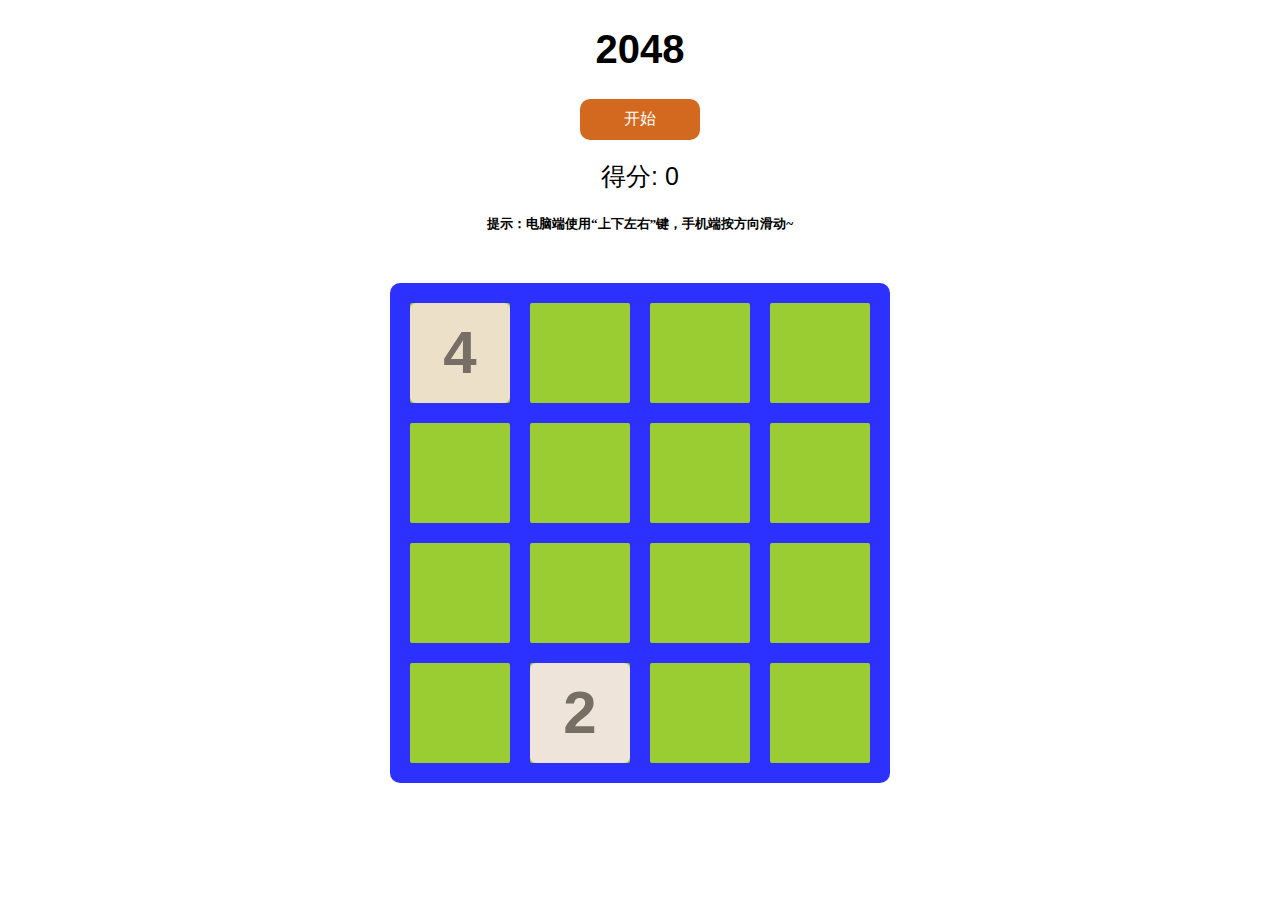
<file: index.html>
<!DOCTYPE html>
<html lang="en">
<head>
    <meta charset="UTF-8">
    <meta name="viewport"
          content="
            width=device_value,
            height=device_value,
            initial-scale=1.0,
            minimum-scale=0.9,
            maxmum-scale=1.0,
<!--            //用户可以缩小或放大屏幕尺寸的最小最大值-->
            user-scalable = yes"
          />

    <title>Title</title>
    <link rel="stylesheet" type="text/css" href="2048.css">
<!--    <script type="text/javascript" src="https://code.jquery.com/jquery-3.3.1.min.js"></script>-->
<!--    <script type="text/javascript" src="http://libs.baidu.com/jquery/1.9.0/jquery.min.js"></script>-->
    <script type="text/javascript" src="jquery.min.js"></script>
    <script type="text/javascript" src="main2048.js"></script>
    <script type="text/javascript" src="showanimation.js"></script>
    <script type="text/javascript" src="support2048.js"></script>
</head>
<body>
    <header>
        <h1>2048</h1>
        <a href="javascript:newgame();" id="newgamebutton">开始</a>
        <p>得分: <span id="score">0</span>  </p>
        <h5 class="tips">提示：电脑端使用“上下左右”键，手机端按方向滑动~</h5>

    </header>

    <div id="grid-container">
        <div class="grid-cell" id="grid-cell-0-0"></div>
        <div class="grid-cell" id="grid-cell-0-1"></div>
        <div class="grid-cell" id="grid-cell-0-2"></div>
        <div class="grid-cell" id="grid-cell-0-3"></div>

        <div class="grid-cell" id="grid-cell-1-0"></div>
        <div class="grid-cell" id="grid-cell-1-1"></div>
        <div class="grid-cell" id="grid-cell-1-2"></div>
        <div class="grid-cell" id="grid-cell-1-3"></div>

        <div class="grid-cell" id="grid-cell-2-0"></div>
        <div class="grid-cell" id="grid-cell-2-1"></div>
        <div class="grid-cell" id="grid-cell-2-2"></div>
        <div class="grid-cell" id="grid-cell-2-3"></div>

        <div class="grid-cell" id="grid-cell-3-0"></div>
        <div class="grid-cell" id="grid-cell-3-1"></div>
        <div class="grid-cell" id="grid-cell-3-2"></div>
        <div class="grid-cell" id="grid-cell-3-3"></div>

    </div>
</body>
</html>
<!--MVC结构：Model模型、visual界面UI、Control逻辑控制-->

<!--待优化：-->
<!--1、game over-->
<!--2、最高得分-->
<!--3、加分动画-->
</file>
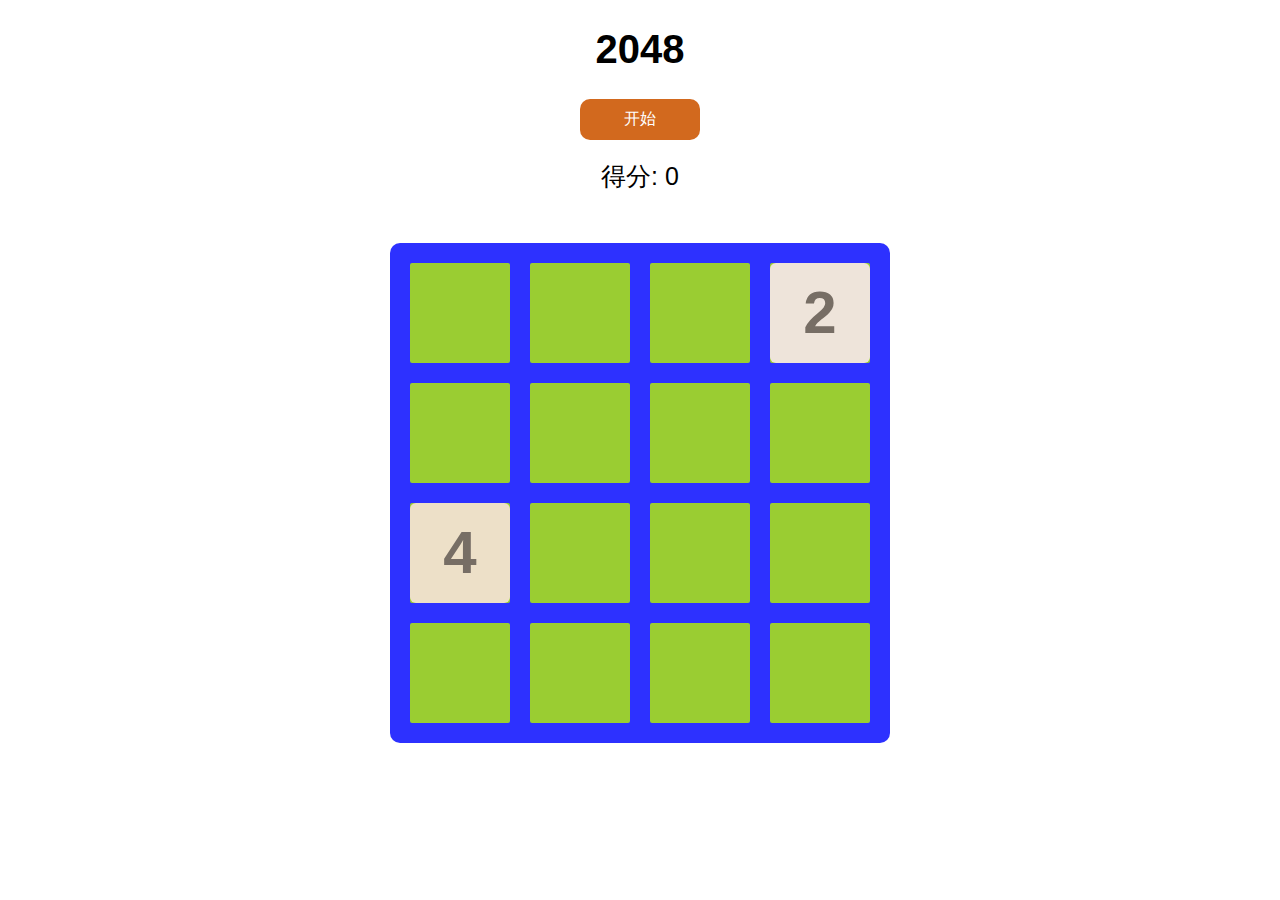
<file: 2048-PCMobile/index.html>
<!DOCTYPE html>
<html lang="en">
<head>
    <meta charset="UTF-8">
    <meta name="viewport"
          content="
            width=device_value,
            height=device_value,
            initial-scale=1.0,
            minimum-scale=0.9,
            maxmum-scale=1.0,
<!--            //用户可以缩小或放大屏幕尺寸的最小最大值-->
            user-scalable = yes"
          />

    <title>Title</title>
    <link rel="stylesheet" type="text/css" href="2048.css">
<!--    <script type="text/javascript" src="https://code.jquery.com/jquery-3.3.1.min.js"></script>-->
<!--    <script type="text/javascript" src="http://libs.baidu.com/jquery/1.9.0/jquery.min.js"></script>-->
    <script type="text/javascript" src="jquery.min.js"></script>
    <script type="text/javascript" src="main2048.js"></script>
    <script type="text/javascript" src="showanimation.js"></script>
    <script type="text/javascript" src="support2048.js"></script>
</head>
<body>
    <header>
        <h1>2048</h1>
        <a href="javascript:newgame();" id="newgamebutton">开始</a>
        <p>得分: <span id="score">0</span>  </p>
    </header>

    <div id="grid-container">
        <div class="grid-cell" id="grid-cell-0-0"></div>
        <div class="grid-cell" id="grid-cell-0-1"></div>
        <div class="grid-cell" id="grid-cell-0-2"></div>
        <div class="grid-cell" id="grid-cell-0-3"></div>

        <div class="grid-cell" id="grid-cell-1-0"></div>
        <div class="grid-cell" id="grid-cell-1-1"></div>
        <div class="grid-cell" id="grid-cell-1-2"></div>
        <div class="grid-cell" id="grid-cell-1-3"></div>

        <div class="grid-cell" id="grid-cell-2-0"></div>
        <div class="grid-cell" id="grid-cell-2-1"></div>
        <div class="grid-cell" id="grid-cell-2-2"></div>
        <div class="grid-cell" id="grid-cell-2-3"></div>

        <div class="grid-cell" id="grid-cell-3-0"></div>
        <div class="grid-cell" id="grid-cell-3-1"></div>
        <div class="grid-cell" id="grid-cell-3-2"></div>
        <div class="grid-cell" id="grid-cell-3-3"></div>


    </div>
</body>
</html>
<!--MVC结构：Model模型、visual界面UI、Control逻辑控制-->

<!--待优化：-->
<!--1、game over-->
<!--2、最高得分-->
<!--3、加分动画-->
<!--可以通过phoneGap将web APP转换为native app-->
<!--网站发布：dropBox&dropPages-->
<!--或者发布方式：nginx+花生壳，存在nginx中即可。-->
</file>
<file: 2048.css>
* {
    touch-action: pan-y;
}

header{
    display: block;
    margin: 0 auto;
    width:100%;
    text-align: center;
}
header h1{
    font-family: Arial;
    font-size: 40px;
    font-weight:bold ;
}
header #newgamebutton{
    display: block;
    margin: 20px auto;
    width: 100px;
    padding:10px 10px;
    /*background-color: #9efff4;*/
    background-color: chocolate;
    font-family: Arial;
    color: white;
    border-radius: 10px;
    text-decoration: none;
}
header #newgamebutton:hover{
    background-color: cyan;
}

header p{
    font-family:Arial;
    font-size: 25px;
    margin: 20px auto;
}

#grid-container{
    width:460px;
    height: 460px;
    padding:20px;
    /*上下左右各自向外20px，盒子为500*500*/

    margin: 50px auto;
    /*background-color: #bbada0;*/
    background-color: #9efff4;
    background-color: rgba(22,27,255,0.9);
    border-radius: 10px;
    position: relative;

}
.grid-cell{
    width: 100px;
    height: 100px;
    border-radius: 6px;
    /*background-color: #ccc0b3;*/
    background-color: yellowgreen;
    position: absolute;
}
.number-cell{
    border-radius:6px;
    font-family: Arial;
    font-size: 60px;
    font-weight: bold;
    font-height:100px;
    text-align:center;

    position:absolute;
}
.tips{
    /*float:right;*/
    foont-size:15px;
}
</file>
<file: 2048-PCMobile/2048.css>
header{
    display: block;
    margin: 0 auto;
    width:100%;
    text-align: center;
}
header h1{
    font-family: Arial;
    font-size: 40px;
    font-weight:bold ;
}
header #newgamebutton{
    display: block;
    margin: 20px auto;
    width: 100px;
    padding:10px 10px;
    /*background-color: #9efff4;*/
    background-color: chocolate;
    font-family: Arial;
    color: white;
    border-radius: 10px;
    text-decoration: none;
}
header #newgamebutton:hover{
    background-color: cyan;
}

header p{
    font-family:Arial;
    font-size: 25px;
    margin: 20px auto;
}

#grid-container{
    width:460px;
    height: 460px;
    padding:20px;
    /*上下左右各自向外20px，盒子为500*500*/

    margin: 50px auto;
    /*background-color: #bbada0;*/
    background-color: #9efff4;
    background-color: rgba(22,27,255,0.9);
    border-radius: 10px;
    position: relative;

}
.grid-cell{
    width: 100px;
    height: 100px;
    border-radius: 6px;
    /*background-color: #ccc0b3;*/
    background-color: yellowgreen;
    position: absolute;
}
.number-cell{
    border-radius:6px;
    font-family: Arial;
    font-size: 60px;
    font-weight: bold;
    font-height:100px;
    text-align:center;

    position:absolute;
}
</file>
